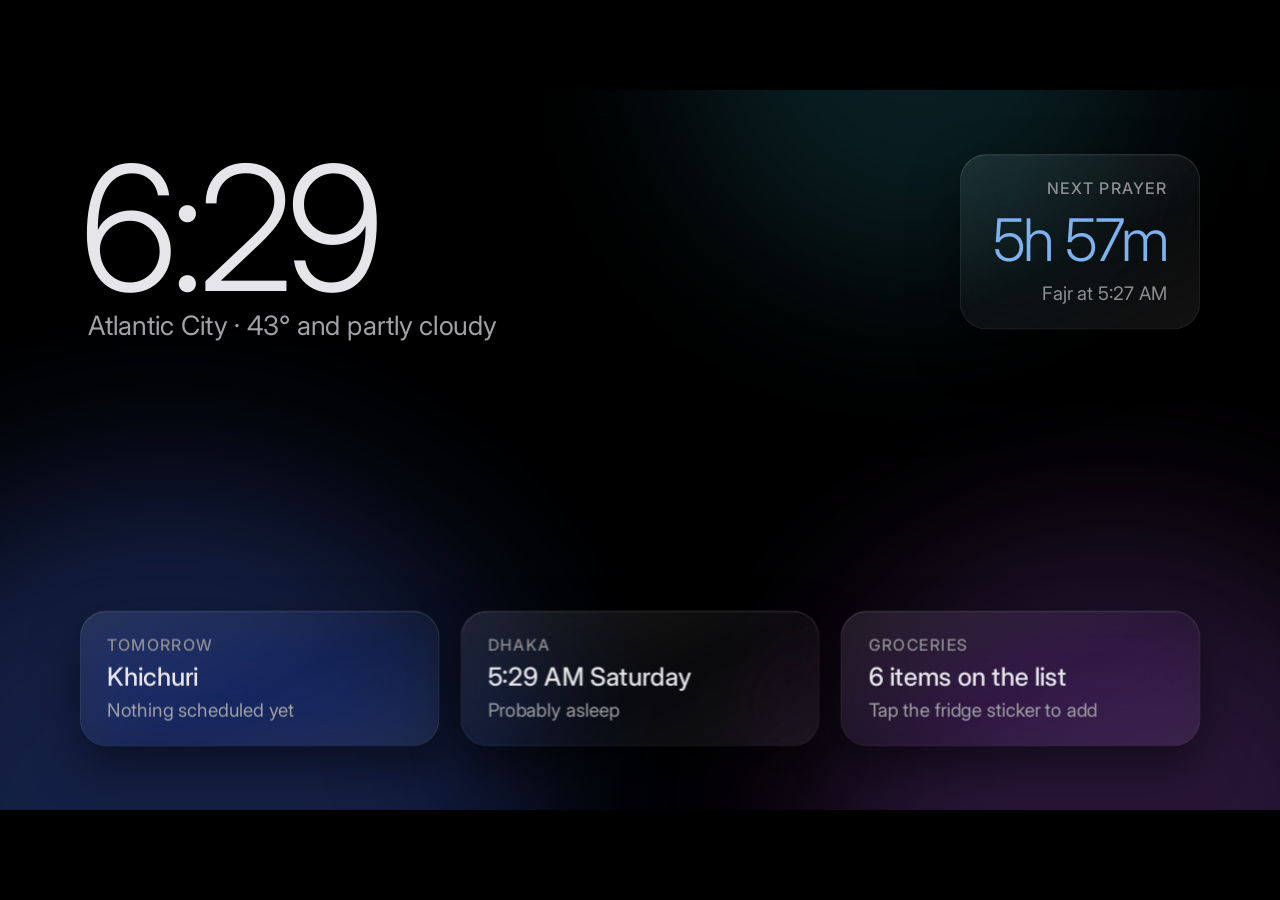
<file: index.html>
<!doctype html>
<html lang="en">
<head>
  <meta charset="utf-8">
  <meta name="viewport" content="width=device-width, initial-scale=1">
  <title>Kitchen Hub</title>
  <link rel="preconnect" href="https://fonts.googleapis.com">
  <link rel="stylesheet" href="https://fonts.googleapis.com/css2?family=Inter:wght@300;400;500;600;700&family=Noto+Sans+Bengali:wght@400;500&display=swap">
  <link rel="stylesheet" href="css/hub.css">
</head>
<body>
  <!-- The screen is designed at 1920x1080 and scaled to fit any TV or browser window -->
  <div class="stage" id="stage">

    <!-- DAY VIEW -->
    <div class="view day" id="dayView">
      <div class="backdrop" aria-hidden="true"><i class="b1"></i><i class="b2"></i><i class="b3"></i><i class="b4"></i></div>

      <header class="top">
        <div>
          <div class="date" id="date"></div>
          <div class="clock" id="clock"></div>
        </div>
        <p class="summary" id="summary"></p>
      </header>

      <main class="grid">
        <section class="glass tall">
          <h2 class="label red">TODAY</h2>
          <div id="events" class="events"></div>
        </section>

        <section class="glass spread">
          <h2 class="label green">NEXT PRAYER</h2>
          <div>
            <div class="big-title" id="nextName"></div>
            <div class="big-num" id="nextIn"></div>
            <div class="muted" id="nextAt"></div>
          </div>
          <div class="prayer-row" id="prayerRow"></div>
        </section>

        <section class="glass spread">
          <h2 class="label blue">WEATHER</h2>
          <div id="weather" class="weather"></div>
        </section>

        <section class="glass tall">
          <div class="label-row"><h2 class="label orange">GROCERIES</h2><span class="muted small" id="groceryCount"></span></div>
          <div id="groceries"></div>
        </section>

        <section class="glass spread">
          <h2 class="label indigo" id="worldName"></h2>
          <div>
            <div class="big-num" id="worldTime"></div>
            <div class="muted" id="worldSub"></div>
          </div>
          <div class="call" id="worldCall"></div>
        </section>

        <section class="glass spread">
          <h2 class="label rose">DINNER</h2>
          <div>
            <div class="muted">Tonight</div>
            <div class="dish" id="dinnerTonight"></div>
          </div>
          <div class="muted" id="dinnerTomorrow"></div>
        </section>
      </main>
    </div>

    <!-- NIGHT VIEW: dim, low-light ambient screen -->
    <div class="view night" id="nightView" hidden>
      <div class="backdrop" aria-hidden="true"><i class="n1"></i><i class="n2"></i><i class="n3"></i></div>
      <div class="night-top">
        <div>
          <div class="night-clock" id="nClock"></div>
          <div class="night-sub" id="nSub"></div>
        </div>
        <div class="dark-glass night-prayer">
          <div class="cap">NEXT PRAYER</div>
          <div class="night-count" id="nNextIn"></div>
          <div class="night-sub small" id="nNextAt"></div>
        </div>
      </div>
      <div class="night-cards">
        <div class="dark-glass"><div class="cap">TOMORROW</div><div class="nc-main" id="nTomorrow"></div><div class="nc-sub" id="nTomorrowSub"></div></div>
        <div class="dark-glass"><div class="cap" id="nWorldName"></div><div class="nc-main" id="nWorldTime"></div><div class="nc-sub" id="nWorldSub"></div></div>
        <div class="dark-glass"><div class="cap">GROCERIES</div><div class="nc-main" id="nGroceries"></div><div class="nc-sub">Tap the fridge sticker to add</div></div>
      </div>
    </div>
  </div>

  <script src="js/config.js"></script>
  <script src="js/store.js"></script>
  <script src="js/tv.js"></script>
</body>
</html>
</file>
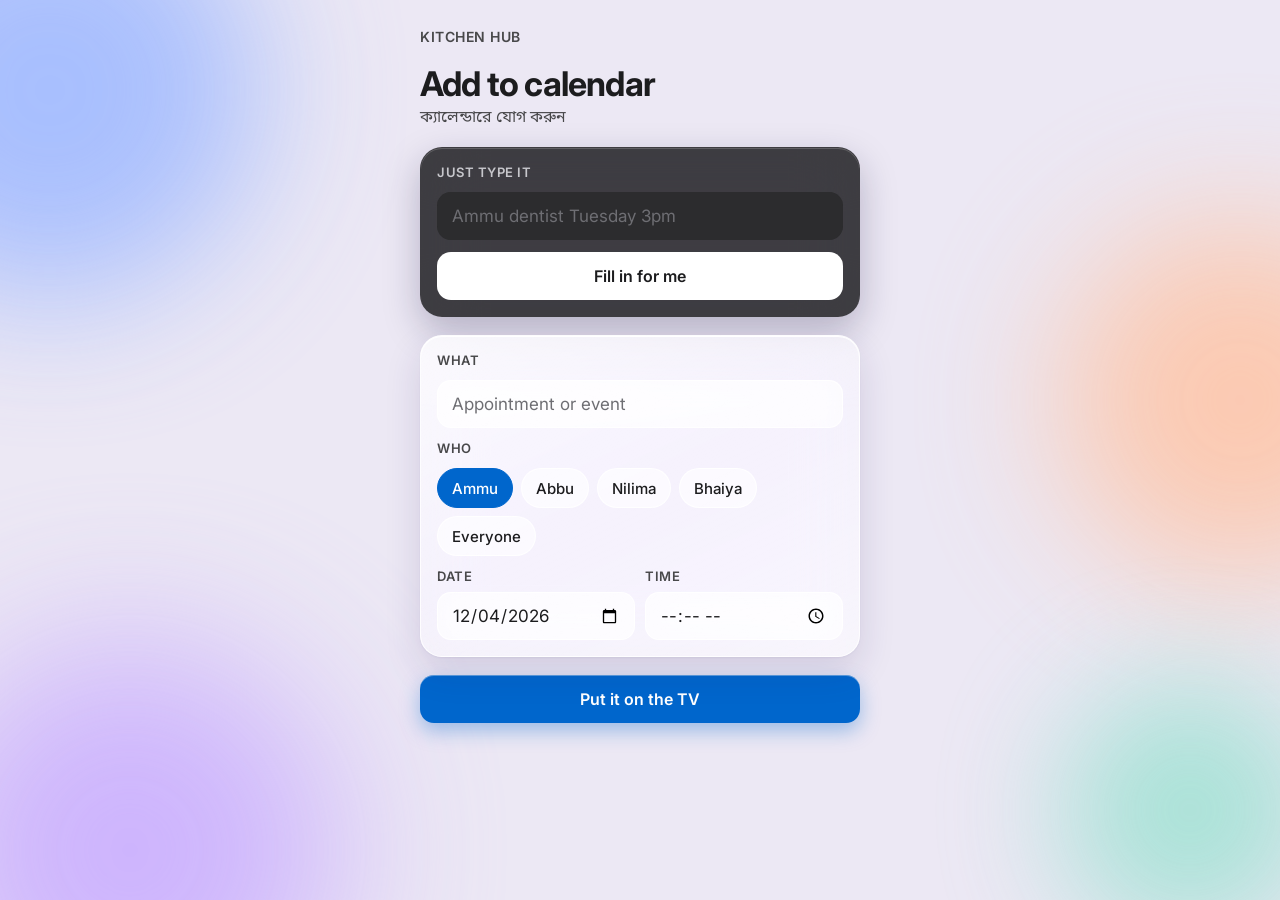
<file: add/calendar.html>
<!doctype html>
<html lang="en">
<head>
  <meta charset="utf-8">
  <meta name="viewport" content="width=device-width, initial-scale=1, viewport-fit=cover">
  <meta name="theme-color" content="#ECE8F4">
  <title>Add to calendar · Kitchen Hub</title>
  <link rel="preconnect" href="https://fonts.googleapis.com">
  <link rel="stylesheet" href="https://fonts.googleapis.com/css2?family=Inter:wght@400;500;600;700&family=Noto+Sans+Bengali:wght@400;500;600&display=swap">
  <link rel="stylesheet" href="../css/phone.css">
</head>
<body>
  <div class="backdrop" aria-hidden="true"><i class="b1"></i><i class="b2"></i><i class="b3"></i><i class="b4"></i></div>
  <main class="page">
    <div class="brand">KITCHEN HUB</div>
    <div>
      <h1>Add to calendar</h1>
      <div class="sub">ক্যালেন্ডারে যোগ করুন</div>
    </div>

    <form id="form" style="display: flex; flex-direction: column; gap: 18px">
      <div class="card dark">
        <label for="say" class="caption">Just type it</label>
        <input id="say" type="text" autocomplete="off" placeholder="Ammu dentist Tuesday 3pm">
        <button type="button" class="btn light" id="fill">Fill in for me</button>
      </div>

      <div class="card">
        <label for="title" class="caption">What</label>
        <input id="title" type="text" autocomplete="off" placeholder="Appointment or event" required>

        <div class="caption" id="whoLabel">Who</div>
        <div class="chips" role="group" aria-labelledby="whoLabel" id="who"></div>

        <div class="row">
          <div style="flex: 1; display: flex; flex-direction: column; gap: 8px">
            <label for="date" class="caption">Date</label>
            <input id="date" type="date" required>
          </div>
          <div style="flex: 1; display: flex; flex-direction: column; gap: 8px">
            <label for="time" class="caption">Time</label>
            <input id="time" type="time" required>
          </div>
        </div>
      </div>

      <button type="submit" class="btn primary">Put it on the TV</button>
    </form>

    <div class="card success" id="success" hidden>
      <div class="tick"><svg width="36" height="36" viewBox="0 0 24 24" fill="none" stroke="#fff" stroke-width="2.6" stroke-linecap="round" stroke-linejoin="round" aria-hidden="true"><path d="M5 12.5l4.5 4.5L19 7.5"/></svg></div>
      <div style="font-size: 24px; font-weight: 700">On the kitchen TV</div>
      <div class="sub" id="summary"></div>
      <button type="button" class="btn soft" id="again">Add another</button>
    </div>
  </main>

  <script src="../js/config.js"></script>
  <script src="../js/store.js"></script>
  <script src="../js/calendar.js"></script>
</body>
</html>
</file>
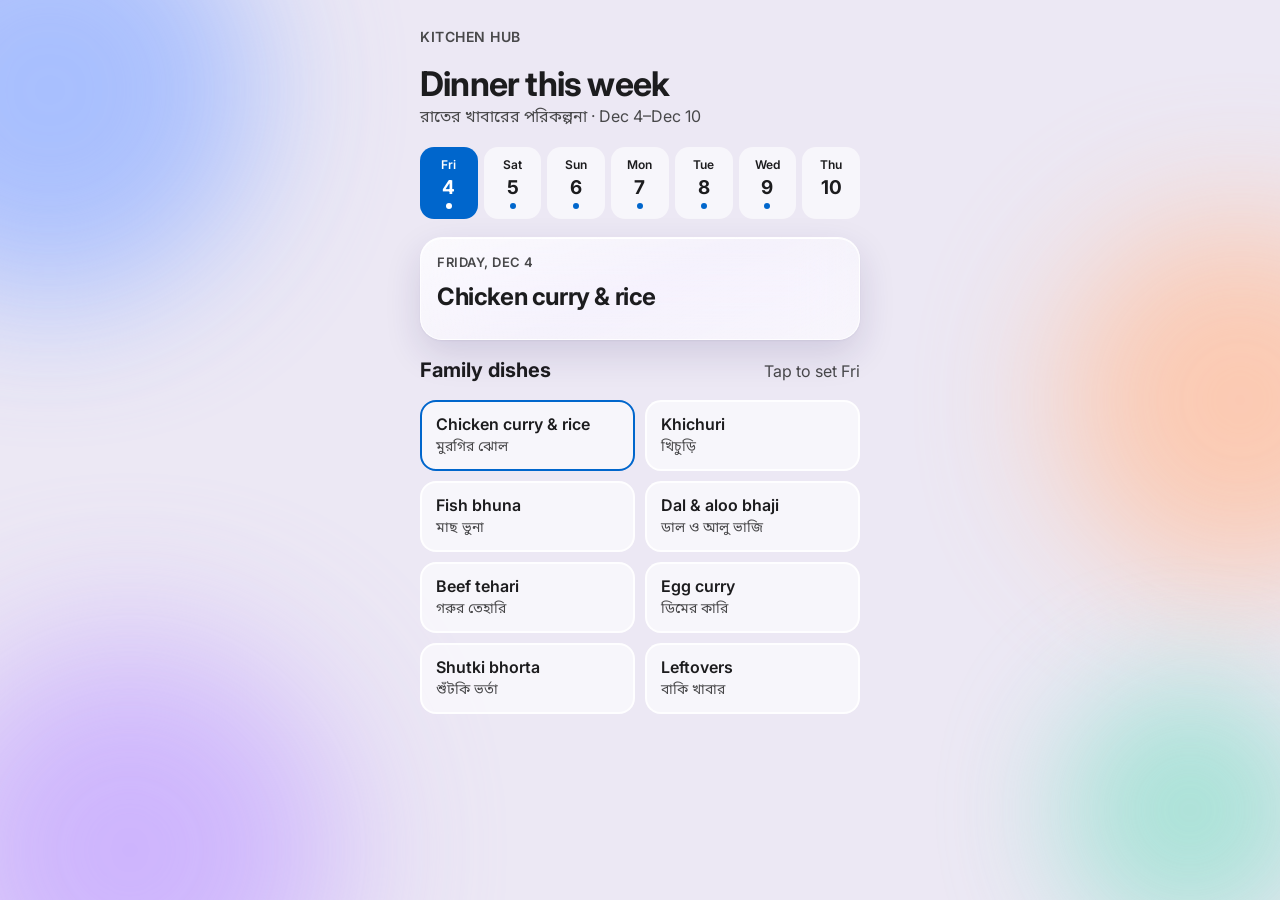
<file: add/dinner.html>
<!doctype html>
<html lang="en">
<head>
  <meta charset="utf-8">
  <meta name="viewport" content="width=device-width, initial-scale=1, viewport-fit=cover">
  <meta name="theme-color" content="#ECE8F4">
  <title>Dinner plan · Kitchen Hub</title>
  <link rel="preconnect" href="https://fonts.googleapis.com">
  <link rel="stylesheet" href="https://fonts.googleapis.com/css2?family=Inter:wght@400;500;600;700&family=Noto+Sans+Bengali:wght@400;500;600&display=swap">
  <link rel="stylesheet" href="../css/phone.css">
</head>
<body>
  <div class="backdrop" aria-hidden="true"><i class="b1"></i><i class="b2"></i><i class="b3"></i><i class="b4"></i></div>
  <main class="page">
    <div class="brand">KITCHEN HUB</div>
    <div>
      <h1>Dinner this week</h1>
      <div class="sub">রাতের খাবারের পরিকল্পনা · <span id="range"></span></div>
    </div>

    <div class="days" role="group" aria-label="Day" id="days"></div>

    <div class="card">
      <div class="caption" id="selLabel"></div>
      <div style="font-size: 24px; font-weight: 700; letter-spacing: -.4px" id="selDish"></div>
      <div id="needs"></div>
    </div>

    <div style="display: flex; justify-content: space-between; align-items: baseline">
      <div style="font-size: 20px; font-weight: 700">Family dishes</div>
      <div class="sub" id="tapHint"></div>
    </div>
    <div class="dishes" id="dishes"></div>
  </main>

  <script src="../js/config.js"></script>
  <script src="../js/store.js"></script>
  <script src="../js/dinner.js"></script>
</body>
</html>
</file>
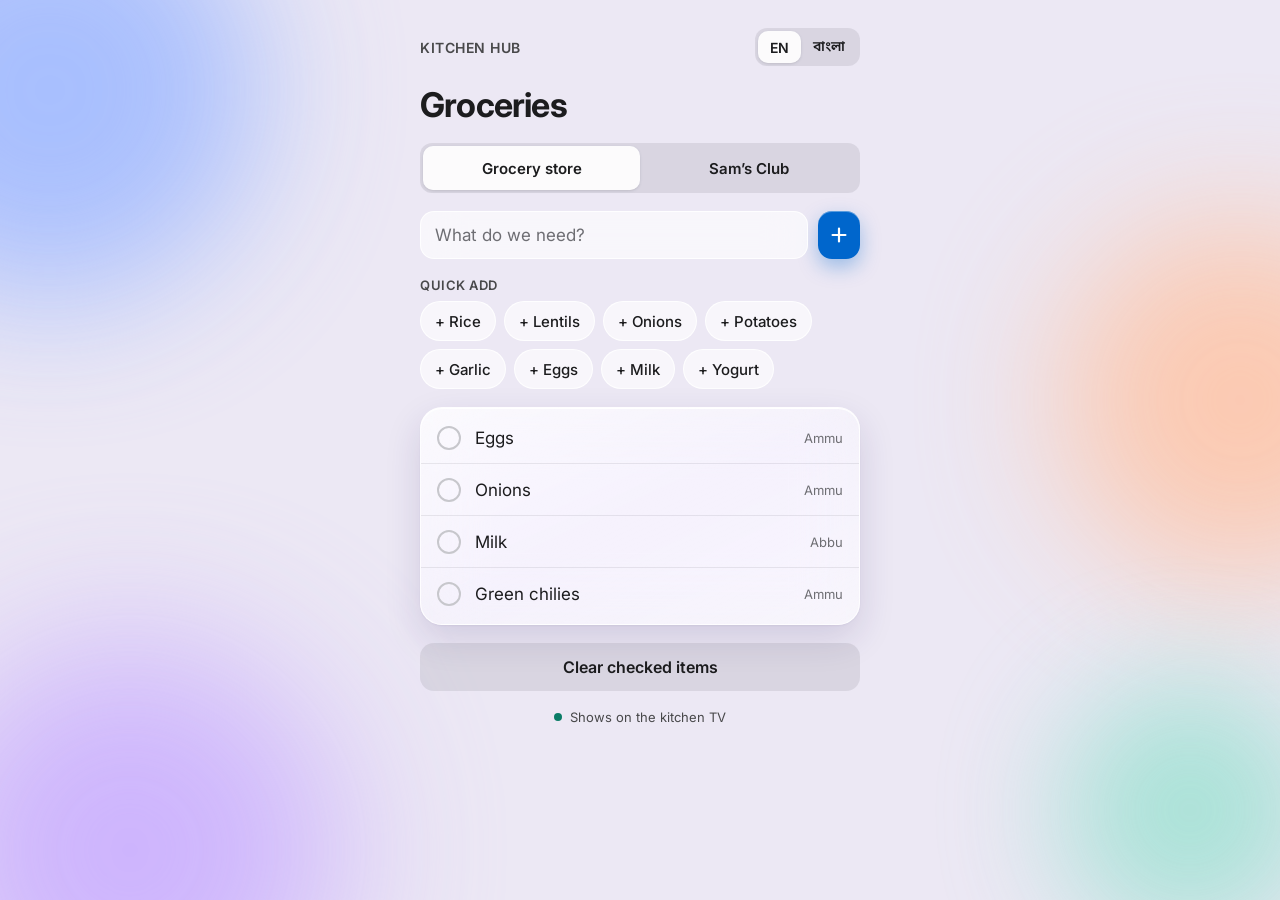
<file: add/groceries.html>
<!doctype html>
<html lang="en">
<head>
  <meta charset="utf-8">
  <meta name="viewport" content="width=device-width, initial-scale=1, viewport-fit=cover">
  <meta name="theme-color" content="#ECE8F4">
  <title>Groceries · Kitchen Hub</title>
  <link rel="preconnect" href="https://fonts.googleapis.com">
  <link rel="stylesheet" href="https://fonts.googleapis.com/css2?family=Inter:wght@400;500;600;700&family=Noto+Sans+Bengali:wght@400;500;600&display=swap">
  <link rel="stylesheet" href="../css/phone.css">
</head>
<body>
  <div class="backdrop" aria-hidden="true"><i class="b1"></i><i class="b2"></i><i class="b3"></i><i class="b4"></i></div>
  <main class="page">
    <div class="topbar">
      <div class="brand">KITCHEN HUB</div>
      <div class="segmented small" role="group" aria-label="Language">
        <button type="button" id="langEn" aria-pressed="true">EN</button>
        <button type="button" id="langBn" aria-pressed="false">বাংলা</button>
      </div>
    </div>

    <h1 id="title">Groceries</h1>

    <div class="segmented" role="group" aria-label="Store" id="stores"></div>

    <form class="row" id="addForm">
      <label for="newItem" class="sr" id="newItemLabel">What do we need?</label>
      <input id="newItem" type="text" autocomplete="off" enterkeyhint="done" placeholder="What do we need?">
      <button type="submit" class="btn primary icon" id="addBtn" aria-label="Add item">
        <svg width="22" height="22" viewBox="0 0 24 24" fill="none" stroke="#fff" stroke-width="2.4" stroke-linecap="round" aria-hidden="true"><path d="M12 5v14M5 12h14"/></svg>
      </button>
    </form>

    <div>
      <div class="caption" id="quickLabel">Quick add</div>
      <div class="chips" id="quick" style="margin-top: 8px"></div>
    </div>

    <div class="card list" id="list"></div>
    <button type="button" class="btn soft" id="clearDone">Clear checked items</button>
    <div class="footer" id="footer">Shows on the kitchen TV</div>
  </main>

  <script src="../js/config.js"></script>
  <script src="../js/store.js"></script>
  <script src="../js/groceries.js"></script>
</body>
</html>
</file>
<file: css/hub.css>
/* Kitchen Hub: TV screen styles (Apple-inspired glass, designed at 1920x1080) */
:root {
  --ink: #1D1D1F;
  --muted: #48484A;
  --red: #D70015; --green: #248A3D; --blue: #0066CC;
  --orange: #C93400; --indigo: #3634A3; --rose: #A2475E;
}
* { box-sizing: border-box; }
html, body { margin: 0; height: 100%; background: #E8E4F3; overflow: hidden; }
body.is-night { background: #000; }
body { font-family: Inter, 'Noto Sans Bengali', -apple-system, system-ui, sans-serif; -webkit-font-smoothing: antialiased; color: var(--ink); }
h2 { margin: 0; }

.stage { position: absolute; left: 0; top: 0; width: 1920px; height: 1080px; transform-origin: 0 0; }
.view { position: absolute; inset: 0; isolation: isolate; overflow: hidden; }
.view[hidden] { display: none; }

/* Soft color field behind the glass */
.backdrop { position: absolute; inset: 0; z-index: -1; overflow: hidden; }
.backdrop i { position: absolute; border-radius: 50%; }
.day { background: #E8E4F3; padding: 72px 88px; display: flex; flex-direction: column; gap: 48px; }
.b1 { width: 1100px; height: 1100px; left: -260px; top: -420px; background: #9DB8FF; filter: blur(120px); opacity: .85; }
.b2 { width: 900px; height: 900px; right: -200px; top: -260px; background: #FFC2A1; filter: blur(120px); opacity: .8; }
.b3 { width: 1000px; height: 1000px; left: 520px; bottom: -560px; background: #C6A8FF; filter: blur(130px); opacity: .8; }
.b4 { width: 700px; height: 700px; right: 120px; bottom: -200px; background: #8FE0CC; filter: blur(110px); opacity: .7; }

/* Frosted glass card */
.glass {
  border-radius: 44px; padding: 40px;
  background: linear-gradient(155deg, rgba(255,255,255,.72) 0%, rgba(255,255,255,.38) 48%, rgba(255,255,255,.52) 100%);
  backdrop-filter: blur(44px) saturate(180%); -webkit-backdrop-filter: blur(44px) saturate(180%);
  border: 1px solid rgba(255,255,255,.75);
  box-shadow: inset 0 1.5px 0 rgba(255,255,255,.95), inset 0 -1px 0 rgba(255,255,255,.35), 0 1px 2px rgba(30,25,70,.06), 0 24px 60px rgba(40,30,100,.16);
  display: flex; flex-direction: column; gap: 28px; min-height: 0; overflow: hidden;
}
/* Fallback for TV browsers that can't blur: slightly more opaque glass */
@supports not ((backdrop-filter: blur(1px)) or (-webkit-backdrop-filter: blur(1px))) {
  .glass { background: rgba(255,255,255,.78); }
}
.spread { justify-content: space-between; }
.tall { grid-row: span 2; }

.top { display: flex; justify-content: space-between; align-items: flex-end; gap: 96px; }
.date { font-size: 30px; font-weight: 500; color: var(--muted); }
.clock { font-size: 148px; font-weight: 300; letter-spacing: -6px; line-height: .95; text-shadow: 0 2px 30px rgba(255,255,255,.8); }
.summary { margin: 0 0 14px; max-width: 980px; font-size: 38px; line-height: 1.32; letter-spacing: -.4px; }
.summary span { color: var(--muted); }

.grid { flex: 1; min-height: 0; display: grid; grid-template-columns: repeat(4, minmax(0, 1fr)); grid-template-rows: repeat(2, minmax(0, 1fr)); gap: 32px; }
.label { font-size: 22px; font-weight: 600; letter-spacing: 1.2px; }
.label-row { display: flex; justify-content: space-between; align-items: baseline; }
.red { color: var(--red); } .green { color: var(--green); } .blue { color: var(--blue); }
.orange { color: var(--orange); } .indigo { color: var(--indigo); } .rose { color: var(--rose); }
.muted { font-size: 25px; color: var(--muted); }
.small { font-size: 22px; }

.events { display: flex; flex-direction: column; gap: 28px; }
.event { display: flex; gap: 20px; }
.event .bar { width: 5px; border-radius: 3px; flex: none; }
.event .t { font-size: 31px; font-weight: 600; letter-spacing: -.3px; }
.event .s { font-size: 25px; color: var(--muted); margin-top: 4px; }
.empty { font-size: 27px; color: var(--muted); }

.big-title { font-size: 34px; font-weight: 600; letter-spacing: -.4px; }
.big-num { font-size: 76px; font-weight: 300; letter-spacing: -3px; line-height: 1; margin: 6px 0; }
.big-num small { font-size: 34px; letter-spacing: 0; margin-left: 8px; }
.prayer-row { display: flex; justify-content: space-between; }
.prayer-row div { display: flex; flex-direction: column; align-items: center; gap: 4px; font-size: 19px; }
.prayer-row b { font-weight: 600; }
.prayer-row .past { color: #636366; }
.prayer-row .next { color: var(--green); }

.weather { display: flex; flex-direction: column; justify-content: space-between; flex: 1; }
.wx { display: flex; justify-content: space-between; align-items: center; }
.wx .c { font-size: 28px; font-weight: 600; letter-spacing: -.3px; }
.wx .d { font-size: 22px; color: var(--muted); margin-top: 2px; }
.wx .temp { font-size: 50px; font-weight: 300; letter-spacing: -1.5px; }

.store { display: flex; flex-direction: column; gap: 14px; margin-bottom: 26px; }
.store h3 { margin: 0; font-size: 23px; font-weight: 600; color: var(--muted); }
.item { display: flex; align-items: center; gap: 16px; font-size: 29px; letter-spacing: -.2px; }
.item i { width: 22px; height: 22px; border-radius: 11px; border: 2px solid rgba(60,60,67,.35); background: rgba(255,255,255,.5); flex: none; }

.call { display: flex; align-items: center; gap: 12px; font-size: 24px; font-weight: 500; }
.call::before { content: ''; width: 14px; height: 14px; border-radius: 7px; background: currentColor; }
.call.yes { color: var(--green); }
.call.no { color: var(--muted); }
.dish { font-size: 40px; font-weight: 600; letter-spacing: -.6px; line-height: 1.15; margin-top: 6px; }

/* Night view */
.night { background: #000; color: #D1D1D6; padding: 96px 120px; display: flex; flex-direction: column; justify-content: space-between; }
.n1 { width: 1100px; height: 1100px; left: -300px; bottom: -600px; background: #1B2A5C; filter: blur(140px); opacity: .75; }
.n2 { width: 900px; height: 900px; right: -200px; bottom: -500px; background: #3A1F4E; filter: blur(140px); opacity: .7; }
.n3 { width: 700px; height: 700px; right: 200px; top: -420px; background: #10333A; filter: blur(130px); opacity: .6; }
.dark-glass {
  border-radius: 40px; padding: 36px 40px;
  background: linear-gradient(155deg, rgba(255,255,255,.10) 0%, rgba(255,255,255,.04) 55%, rgba(255,255,255,.07) 100%);
  backdrop-filter: blur(40px) saturate(160%); -webkit-backdrop-filter: blur(40px) saturate(160%);
  border: 1px solid rgba(255,255,255,.10);
  box-shadow: inset 0 1px 0 rgba(255,255,255,.16), 0 30px 70px rgba(0,0,0,.5);
  display: flex; flex-direction: column; gap: 10px;
}
.night-top { display: flex; justify-content: space-between; align-items: flex-start; }
.night-clock { font-size: 260px; font-weight: 300; letter-spacing: -12px; line-height: .85; color: #E5E5EA; }
.night-sub { font-size: 40px; color: #A1A1A6; padding-left: 12px; margin-top: 12px; }
.night-sub.small { font-size: 28px; padding: 0; margin: 0; color: #8E8E93; }
.night-prayer { align-items: flex-end; padding: 36px 48px; }
.cap { font-size: 24px; font-weight: 500; letter-spacing: 2px; color: #8E8E93; }
.night-count { font-size: 88px; font-weight: 300; letter-spacing: -3px; color: #7FB2F0; }
.night-cards { display: grid; grid-template-columns: repeat(3, minmax(0, 1fr)); gap: 32px; }
.nc-main { font-size: 38px; font-weight: 500; color: #E5E5EA; }
.nc-sub { font-size: 28px; color: #A1A1A6; }
</file>
<file: css/phone.css>
/* Kitchen Hub: phone pages opened from the fridge NFC stickers / QR codes */
* { box-sizing: border-box; }
html { background: #ECE8F4; }
body {
  margin: 0; min-height: 100vh; position: relative; isolation: isolate; overflow-x: hidden;
  font-family: Inter, 'Noto Sans Bengali', -apple-system, system-ui, sans-serif; -webkit-font-smoothing: antialiased;
  color: #1C1C1E; background: #ECE8F4;
}
.backdrop { position: fixed; inset: 0; z-index: -1; overflow: hidden; }
.backdrop i { position: absolute; border-radius: 50%; }
.backdrop .b1 { width: 420px; height: 420px; left: -160px; top: -120px; background: #9DB8FF; filter: blur(70px); opacity: .85; }
.backdrop .b2 { width: 360px; height: 360px; right: -140px; top: 220px; background: #FFC2A1; filter: blur(70px); opacity: .8; }
.backdrop .b3 { width: 420px; height: 420px; left: -80px; bottom: -160px; background: #C6A8FF; filter: blur(80px); opacity: .8; }
.backdrop .b4 { width: 260px; height: 260px; right: -40px; bottom: -40px; background: #8FE0CC; filter: blur(60px); opacity: .7; }

.page { max-width: 480px; margin: 0 auto; padding: 28px 20px 40px; display: flex; flex-direction: column; gap: 18px; }
.topbar { display: flex; justify-content: space-between; align-items: center; }
.brand { font-size: 14px; font-weight: 600; color: #48484A; letter-spacing: .5px; }
h1 { margin: 0; font-size: 34px; font-weight: 700; letter-spacing: -.8px; }
.sub { font-size: 16px; color: #48484A; margin-top: 2px; }
.caption { font-size: 13px; font-weight: 600; color: #48484A; letter-spacing: .5px; text-transform: uppercase; }

.card {
  border-radius: 22px; padding: 16px;
  background: linear-gradient(155deg, rgba(255,255,255,.78) 0%, rgba(255,255,255,.45) 50%, rgba(255,255,255,.6) 100%);
  backdrop-filter: blur(30px) saturate(180%); -webkit-backdrop-filter: blur(30px) saturate(180%);
  border: 1px solid rgba(255,255,255,.8);
  box-shadow: inset 0 1px 0 rgba(255,255,255,.95), 0 1px 2px rgba(30,25,70,.05), 0 14px 36px rgba(40,30,100,.14);
  display: flex; flex-direction: column; gap: 12px;
}
.card.dark { background: rgba(28,28,30,.84); color: #fff; border-color: transparent; box-shadow: inset 0 1px 0 rgba(255,255,255,.18), 0 14px 36px rgba(20,15,60,.25); }
.card.dark .caption { color: #C7C7CC; }

.segmented { display: flex; background: rgba(118,118,128,.16); border-radius: 12px; padding: 3px; }
.segmented button { flex: 1; border: 0; font: inherit; font-size: 15px; font-weight: 600; padding: 10px; min-height: 44px; border-radius: 10px; background: transparent; color: #1C1C1E; cursor: pointer; }
.segmented button[aria-pressed="true"] { background: rgba(255,255,255,.9); box-shadow: 0 1px 3px rgba(0,0,0,.12); }
.segmented.small button { font-size: 14px; padding: 6px 12px; min-height: 32px; }

input[type="text"], input[type="date"], input[type="time"] {
  font: inherit; font-size: 17px; height: 48px; padding: 0 14px; width: 100%; min-width: 0;
  border: 1px solid rgba(255,255,255,.85); border-radius: 14px; color: #1C1C1E;
  background: rgba(255,255,255,.62); backdrop-filter: blur(20px); -webkit-backdrop-filter: blur(20px);
}
.card.dark input { background: #2C2C2E; color: #fff; border-color: transparent; }
input::placeholder { color: #6E6E73; }
.row { display: flex; gap: 10px; }
.sr { position: absolute; width: 1px; height: 1px; overflow: hidden; clip: rect(0 0 0 0); white-space: nowrap; }

.btn { border: 0; font: inherit; font-size: 16px; font-weight: 600; min-height: 48px; padding: 0 18px; border-radius: 14px; cursor: pointer; }
.btn.primary { background: #0066CC; color: #fff; box-shadow: inset 0 1px 0 rgba(255,255,255,.35), 0 8px 20px rgba(0,102,204,.35); }
.btn.light { background: #fff; color: #1C1C1E; }
.btn.soft { background: rgba(118,118,128,.16); color: #1C1C1E; }
.btn.icon { width: 48px; padding: 0; display: flex; align-items: center; justify-content: center; }
.btn.done { background: #E8F4EF; color: #0A6B58; box-shadow: none; }

.chips { display: flex; flex-wrap: wrap; gap: 8px; }
.chip { border: 1px solid rgba(255,255,255,.85); font: inherit; font-size: 15px; font-weight: 500; padding: 8px 14px; min-height: 40px; border-radius: 999px; background: rgba(255,255,255,.62); color: #1C1C1E; cursor: pointer; }
.chip[aria-pressed="true"] { background: #0066CC; color: #fff; border-color: #0066CC; }

.list { padding: 4px 0; gap: 0; }
.list button { width: 100%; border: 0; border-bottom: 1px solid rgba(60,60,67,.1); background: transparent; font: inherit; display: flex; align-items: center; gap: 14px; padding: 12px 16px; min-height: 52px; text-align: left; cursor: pointer; color: #1C1C1E; }
.list button:last-child { border-bottom: 0; }
.check { width: 24px; height: 24px; border-radius: 12px; border: 2px solid #C7C7CC; flex: none; display: flex; align-items: center; justify-content: center; }
.done .check { border-color: #0066CC; background: #0066CC; }
.done .name { color: #6E6E73; text-decoration: line-through; }
.name { flex: 1; font-size: 17px; }
.by { font-size: 13px; color: #6E6E73; }
.empty { padding: 18px 16px; color: #48484A; }

.days { display: grid; grid-template-columns: repeat(7, minmax(0, 1fr)); gap: 6px; }
.day { border: 0; font: inherit; border-radius: 14px; padding: 10px 0; min-height: 64px; background: rgba(255,255,255,.6); color: #1C1C1E; display: flex; flex-direction: column; align-items: center; gap: 4px; cursor: pointer; }
.day b { font-size: 19px; }
.day span { font-size: 12px; font-weight: 600; }
.day i { width: 6px; height: 6px; border-radius: 3px; }
.day.has i { background: #0066CC; }
.day[aria-pressed="true"] { background: #0066CC; color: #fff; }
.day[aria-pressed="true"] i { background: #fff; }
.dishes { display: grid; grid-template-columns: repeat(2, minmax(0, 1fr)); gap: 10px; }
.dish { border: 2px solid rgba(255,255,255,.85); font: inherit; text-align: left; border-radius: 16px; padding: 12px 14px; min-height: 68px; background: rgba(255,255,255,.6); color: #1C1C1E; display: flex; flex-direction: column; gap: 3px; cursor: pointer; }
.dish[aria-pressed="true"] { border-color: #0066CC; }
.dish b { font-size: 16px; font-weight: 600; }
.dish span { font-size: 14px; color: #48484A; }

.footer { display: flex; align-items: center; justify-content: center; gap: 8px; font-size: 13px; color: #48484A; }
.footer::before { content: ''; width: 8px; height: 8px; border-radius: 4px; background: #0A7C66; }
.success { text-align: center; padding: 40px 16px; align-items: center; }
.success .tick { width: 72px; height: 72px; border-radius: 36px; background: #0A7C66; display: flex; align-items: center; justify-content: center; }

[hidden] { display: none !important; }
</file>
